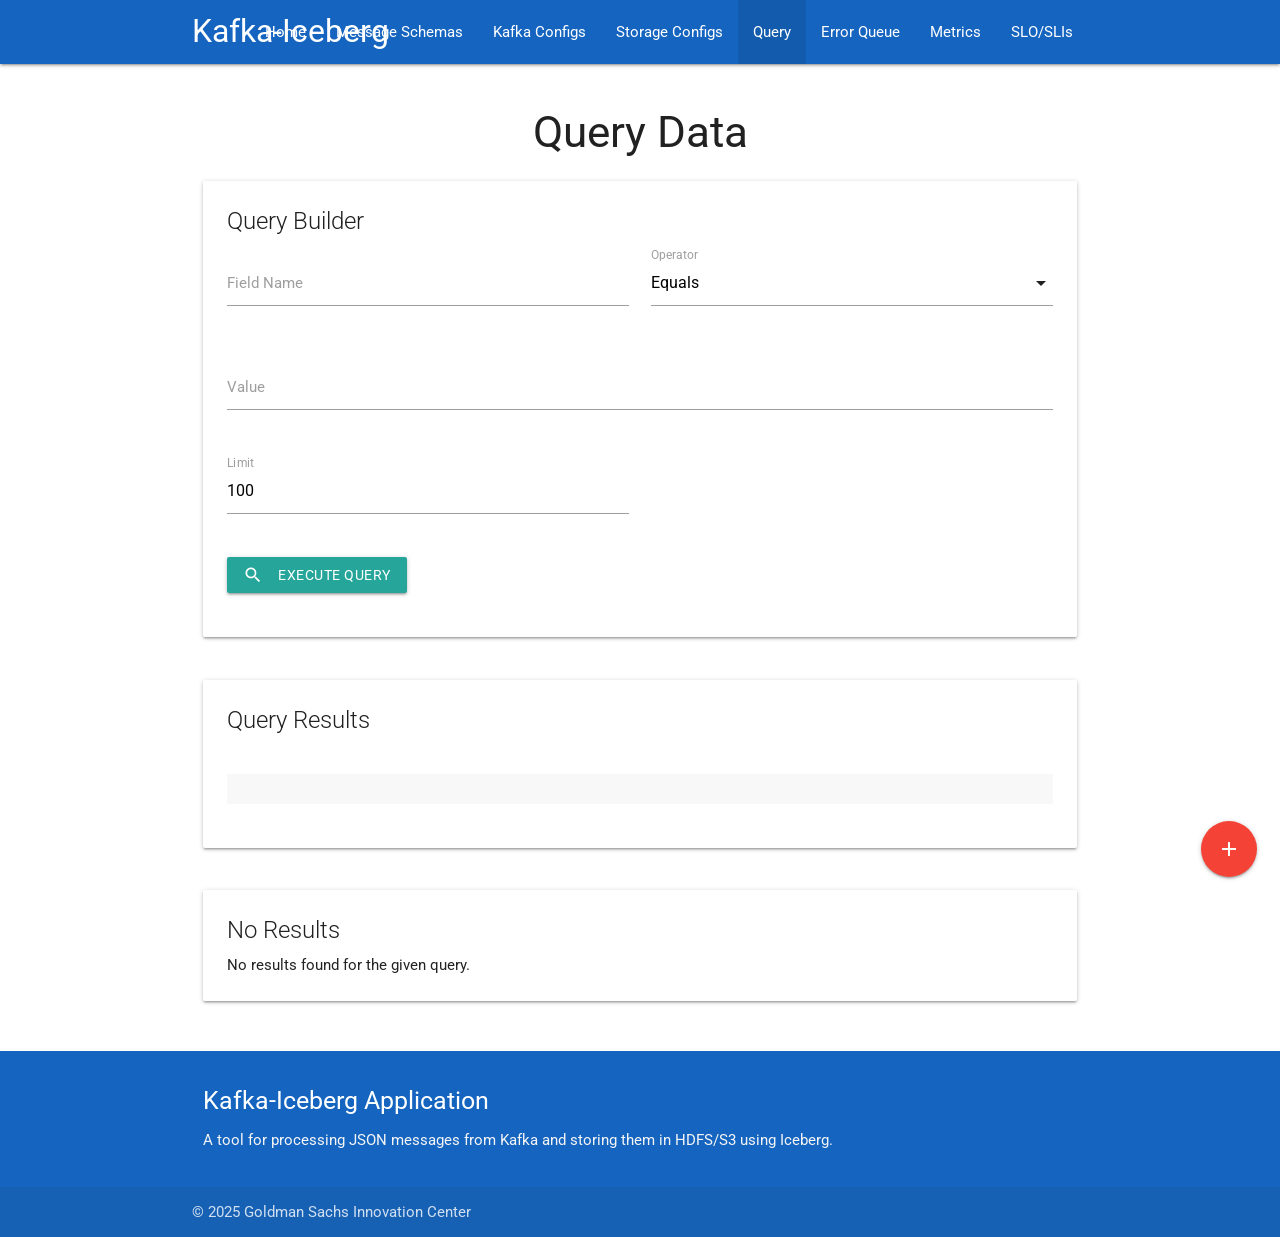
<file: ui-service/src/main/resources/templates/query/index.html>
<!DOCTYPE html>
<html xmlns:th="http://www.thymeleaf.org">
<head>
    <meta charset="UTF-8">
    <meta name="viewport" content="width=device-width, initial-scale=1.0">
    <title>Query - Kafka-Iceberg Application</title>
    <link rel="stylesheet" href="https://fonts.googleapis.com/css?family=Roboto:300,400,500,700&display=swap" />
    <link rel="stylesheet" href="https://fonts.googleapis.com/icon?family=Material+Icons" />
    <link rel="stylesheet" href="https://cdnjs.cloudflare.com/ajax/libs/materialize/1.0.0/css/materialize.min.css">
    <link rel="stylesheet" th:href="@{/css/styles.css}">
</head>
<body>
    <nav class="blue darken-3">
        <div class="nav-wrapper container">
            <a href="#" class="brand-logo">Kafka-Iceberg</a>
            <ul id="nav-mobile" class="right hide-on-med-and-down">
                <li><a th:href="@{/}">Home</a></li>
                <li><a th:href="@{/schemas}">Message Schemas</a></li>
                <li><a th:href="@{/kafka-configs}">Kafka Configs</a></li>
                <li><a th:href="@{/storage-configs}">Storage Configs</a></li>
                <li class="active"><a th:href="@{/query}">Query</a></li>
                <li><a th:href="@{/error-messages}">Error Queue</a></li>
                <li><a th:href="@{/metrics}">Metrics</a></li>
                <li><a th:href="@{/metrics/slo}">SLO/SLIs</a></li>
            </ul>
        </div>
    </nav>

    <div class="container">
        <div class="section">
            <h3 class="center-align">Query Data</h3>
            
            <div class="row">
                <div class="col s12">
                    <div class="card">
                        <div class="card-content">
                            <span class="card-title">Query Builder</span>
                            <form th:action="@{/query}" method="post">
                                <div class="row">
                                    <div class="input-field col s12 m6">
                                        <input id="field" name="field" type="text" class="validate">
                                        <label for="field">Field Name</label>
                                    </div>
                                    <div class="input-field col s12 m6">
                                        <select id="operator" name="operator">
                                            <option value="eq">Equals</option>
                                            <option value="gt">Greater Than</option>
                                            <option value="gte">Greater Than or Equal</option>
                                            <option value="lt">Less Than</option>
                                            <option value="lte">Less Than or Equal</option>
                                        </select>
                                        <label>Operator</label>
                                    </div>
                                </div>
                                <div class="row">
                                    <div class="input-field col s12">
                                        <input id="value" name="value" type="text" class="validate">
                                        <label for="value">Value</label>
                                    </div>
                                </div>
                                <div class="row">
                                    <div class="input-field col s12 m6">
                                        <input id="limit" name="limit" type="number" value="100" class="validate">
                                        <label for="limit">Limit</label>
                                    </div>
                                </div>
                                <div class="row">
                                    <div class="col s12">
                                        <button class="btn waves-effect waves-light" type="submit">
                                            <i class="material-icons left">search</i>Execute Query
                                        </button>
                                    </div>
                                </div>
                            </form>
                        </div>
                    </div>
                </div>
            </div>
            
            <div class="row" th:if="${results != null && !results.isEmpty()}">
                <div class="col s12">
                    <div class="card">
                        <div class="card-content">
                            <span class="card-title">Query Results</span>
                            <div class="row">
                                <div class="col s12">
                                    <table class="striped">
                                        <thead>
                                            <tr>
                                                <th th:each="header : ${results[0].keySet()}" th:text="${header}"></th>
                                            </tr>
                                        </thead>
                                        <tbody>
                                            <tr th:each="result : ${results}">
                                                <td th:each="entry : ${result.entrySet()}" th:text="${entry.value}"></td>
                                            </tr>
                                        </tbody>
                                    </table>
                                </div>
                            </div>
                        </div>
                    </div>
                </div>
            </div>
            
            <div class="row" th:if="${results == null || results.isEmpty()}">
                <div class="col s12">
                    <div class="card">
                        <div class="card-content">
                            <span class="card-title">No Results</span>
                            <p>No results found for the given query.</p>
                        </div>
                    </div>
                </div>
            </div>
        </div>
    </div>

    <footer class="page-footer blue darken-3">
        <div class="container">
            <div class="row">
                <div class="col s12">
                    <h5 class="white-text">Kafka-Iceberg Application</h5>
                    <p class="grey-text text-lighten-4">A tool for processing JSON messages from Kafka and storing them in HDFS/S3 using Iceberg.</p>
                </div>
            </div>
        </div>
        <div class="footer-copyright">
            <div class="container">
                © 2025 Goldman Sachs Innovation Center
            </div>
        </div>
    </footer>

    <div class="fixed-action-btn">
        <a class="btn-floating btn-large red">
            <i class="large material-icons">add</i>
        </a>
        <ul>
            <li><a th:href="@{/query}" class="btn-floating green"><i class="material-icons">refresh</i></a></li>
            <li><a href="#" class="btn-floating blue" id="save-query"><i class="material-icons">save</i></a></li>
            <li><a href="#" class="btn-floating yellow darken-1" id="export-results"><i class="material-icons">file_download</i></a></li>
        </ul>
    </div>

    <script src="https://code.jquery.com/jquery-3.6.0.min.js"></script>
    <script src="https://cdnjs.cloudflare.com/ajax/libs/materialize/1.0.0/js/materialize.min.js"></script>
    <script>
        $(document).ready(function(){
            $('.fixed-action-btn').floatingActionButton();
            $('select').formSelect();
        });
    </script>
</body>
</html>
</file>
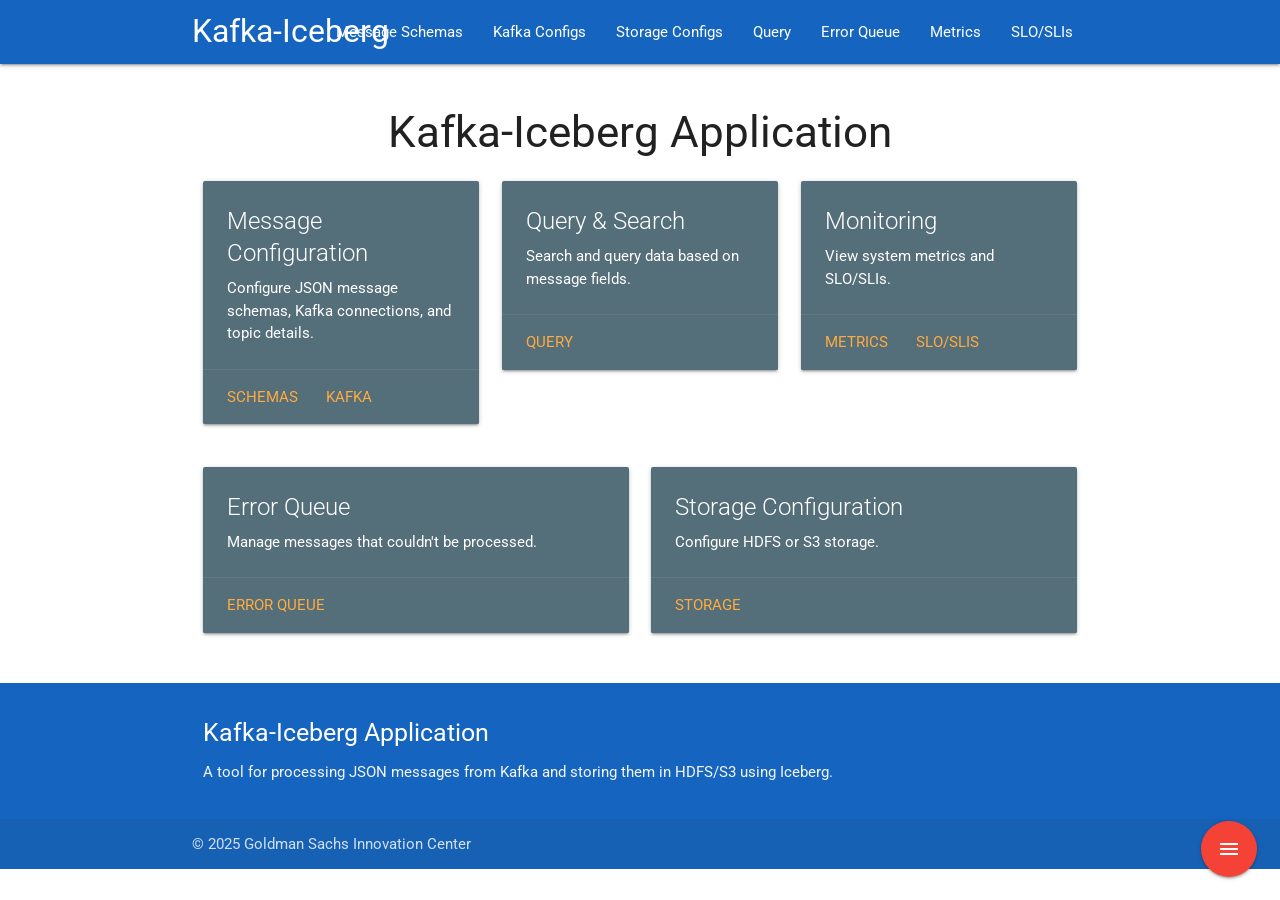
<file: ui-service/src/main/resources/templates/home.html>
<!DOCTYPE html>
<html xmlns:th="http://www.thymeleaf.org">
<head>
    <meta charset="UTF-8">
    <meta name="viewport" content="width=device-width, initial-scale=1.0">
    <title>Kafka-Iceberg Application</title>
    <link rel="stylesheet" href="https://fonts.googleapis.com/css?family=Roboto:300,400,500,700&display=swap" />
    <link rel="stylesheet" href="https://fonts.googleapis.com/icon?family=Material+Icons" />
    <link rel="stylesheet" href="https://cdnjs.cloudflare.com/ajax/libs/materialize/1.0.0/css/materialize.min.css">
    <link rel="stylesheet" th:href="@{/css/styles.css}">
</head>
<body>
    <nav class="blue darken-3">
        <div class="nav-wrapper container">
            <a href="#" class="brand-logo">Kafka-Iceberg</a>
            <ul id="nav-mobile" class="right hide-on-med-and-down">
                <li><a th:href="@{/schemas}">Message Schemas</a></li>
                <li><a th:href="@{/kafka-configs}">Kafka Configs</a></li>
                <li><a th:href="@{/storage-configs}">Storage Configs</a></li>
                <li><a th:href="@{/query}">Query</a></li>
                <li><a th:href="@{/error-messages}">Error Queue</a></li>
                <li><a th:href="@{/metrics}">Metrics</a></li>
                <li><a th:href="@{/metrics/slo}">SLO/SLIs</a></li>
            </ul>
        </div>
    </nav>

    <div class="container">
        <div class="section">
            <h3 class="center-align">Kafka-Iceberg Application</h3>
            <div class="row">
                <div class="col s12 m4">
                    <div class="card blue-grey darken-1">
                        <div class="card-content white-text">
                            <span class="card-title">Message Configuration</span>
                            <p>Configure JSON message schemas, Kafka connections, and topic details.</p>
                        </div>
                        <div class="card-action">
                            <a th:href="@{/schemas}">Schemas</a>
                            <a th:href="@{/kafka-configs}">Kafka</a>
                        </div>
                    </div>
                </div>
                <div class="col s12 m4">
                    <div class="card blue-grey darken-1">
                        <div class="card-content white-text">
                            <span class="card-title">Query & Search</span>
                            <p>Search and query data based on message fields.</p>
                        </div>
                        <div class="card-action">
                            <a th:href="@{/query}">Query</a>
                        </div>
                    </div>
                </div>
                <div class="col s12 m4">
                    <div class="card blue-grey darken-1">
                        <div class="card-content white-text">
                            <span class="card-title">Monitoring</span>
                            <p>View system metrics and SLO/SLIs.</p>
                        </div>
                        <div class="card-action">
                            <a th:href="@{/metrics}">Metrics</a>
                            <a th:href="@{/metrics/slo}">SLO/SLIs</a>
                        </div>
                    </div>
                </div>
            </div>
            <div class="row">
                <div class="col s12 m6">
                    <div class="card blue-grey darken-1">
                        <div class="card-content white-text">
                            <span class="card-title">Error Queue</span>
                            <p>Manage messages that couldn't be processed.</p>
                        </div>
                        <div class="card-action">
                            <a th:href="@{/error-messages}">Error Queue</a>
                        </div>
                    </div>
                </div>
                <div class="col s12 m6">
                    <div class="card blue-grey darken-1">
                        <div class="card-content white-text">
                            <span class="card-title">Storage Configuration</span>
                            <p>Configure HDFS or S3 storage.</p>
                        </div>
                        <div class="card-action">
                            <a th:href="@{/storage-configs}">Storage</a>
                        </div>
                    </div>
                </div>
            </div>
        </div>
    </div>

    <footer class="page-footer blue darken-3">
        <div class="container">
            <div class="row">
                <div class="col s12">
                    <h5 class="white-text">Kafka-Iceberg Application</h5>
                    <p class="grey-text text-lighten-4">A tool for processing JSON messages from Kafka and storing them in HDFS/S3 using Iceberg.</p>
                </div>
            </div>
        </div>
        <div class="footer-copyright">
            <div class="container">
                © 2025 Goldman Sachs Innovation Center
            </div>
        </div>
    </footer>

    <div class="fixed-action-btn">
        <a class="btn-floating btn-large red">
            <i class="large material-icons">menu</i>
        </a>
        <ul>
            <li><a th:href="@{/schemas/create}" class="btn-floating green"><i class="material-icons">add</i></a></li>
            <li><a th:href="@{/kafka-configs/create}" class="btn-floating blue"><i class="material-icons">settings</i></a></li>
            <li><a th:href="@{/query}" class="btn-floating yellow darken-1"><i class="material-icons">search</i></a></li>
        </ul>
    </div>

    <script src="https://code.jquery.com/jquery-3.6.0.min.js"></script>
    <script src="https://cdnjs.cloudflare.com/ajax/libs/materialize/1.0.0/js/materialize.min.js"></script>
    <script>
        $(document).ready(function(){
            $('.fixed-action-btn').floatingActionButton();
        });
    </script>
</body>
</html>
</file>
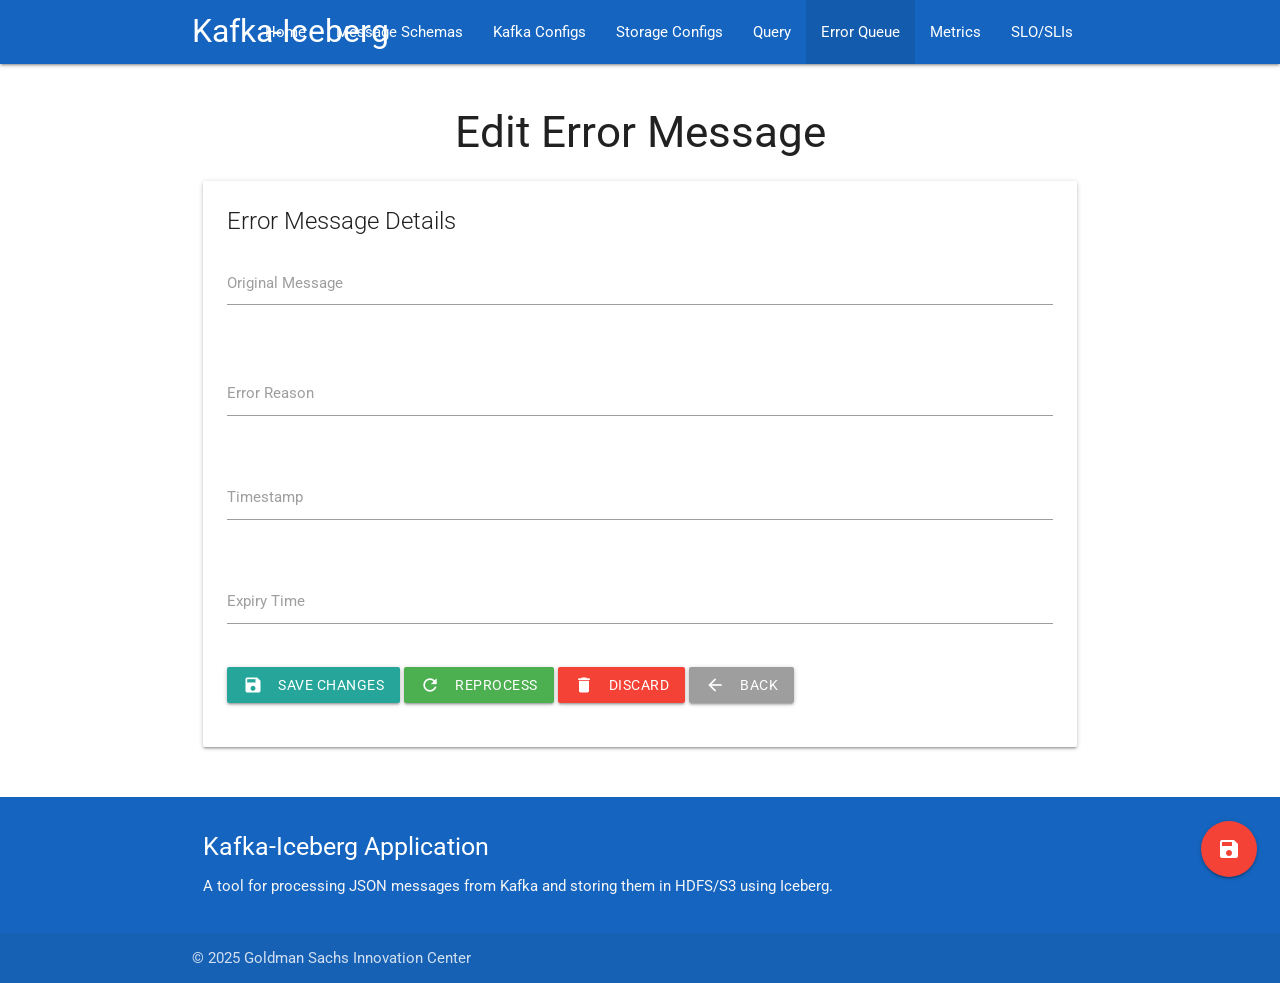
<file: ui-service/src/main/resources/templates/error-messages/edit.html>
<!DOCTYPE html>
<html xmlns:th="http://www.thymeleaf.org">
<head>
    <meta charset="UTF-8">
    <meta name="viewport" content="width=device-width, initial-scale=1.0">
    <title>Edit Error Message - Kafka-Iceberg Application</title>
    <link rel="stylesheet" href="https://fonts.googleapis.com/css?family=Roboto:300,400,500,700&display=swap" />
    <link rel="stylesheet" href="https://fonts.googleapis.com/icon?family=Material+Icons" />
    <link rel="stylesheet" href="https://cdnjs.cloudflare.com/ajax/libs/materialize/1.0.0/css/materialize.min.css">
    <link rel="stylesheet" th:href="@{/css/styles.css}">
</head>
<body>
    <nav class="blue darken-3">
        <div class="nav-wrapper container">
            <a href="#" class="brand-logo">Kafka-Iceberg</a>
            <ul id="nav-mobile" class="right hide-on-med-and-down">
                <li><a th:href="@{/}">Home</a></li>
                <li><a th:href="@{/schemas}">Message Schemas</a></li>
                <li><a th:href="@{/kafka-configs}">Kafka Configs</a></li>
                <li><a th:href="@{/storage-configs}">Storage Configs</a></li>
                <li><a th:href="@{/query}">Query</a></li>
                <li class="active"><a th:href="@{/error-messages}">Error Queue</a></li>
                <li><a th:href="@{/metrics}">Metrics</a></li>
                <li><a th:href="@{/metrics/slo}">SLO/SLIs</a></li>
            </ul>
        </div>
    </nav>

    <div class="container">
        <div class="section">
            <h3 class="center-align">Edit Error Message</h3>
            
            <div class="row">
                <div class="col s12">
                    <div class="card">
                        <div class="card-content">
                            <span class="card-title">Error Message Details</span>
                            <form th:action="@{/error-messages/update/{id}(id=${errorMessage.id})}" method="post" th:object="${errorMessage}">
                                <div class="row">
                                    <div class="input-field col s12">
                                        <textarea id="originalMessage" name="originalMessage" class="materialize-textarea" th:text="*{originalMessage}"></textarea>
                                        <label for="originalMessage">Original Message</label>
                                    </div>
                                </div>
                                <div class="row">
                                    <div class="input-field col s12">
                                        <input id="errorReason" name="errorReason" type="text" class="validate" th:value="*{errorReason}" readonly>
                                        <label for="errorReason">Error Reason</label>
                                    </div>
                                </div>
                                <div class="row">
                                    <div class="input-field col s12">
                                        <input id="timestamp" name="timestamp" type="text" class="validate" th:value="${#temporals.format(errorMessage.timestamp, 'yyyy-MM-dd HH:mm:ss')}" readonly>
                                        <label for="timestamp">Timestamp</label>
                                    </div>
                                </div>
                                <div class="row">
                                    <div class="input-field col s12">
                                        <input id="expiryTime" name="expiryTime" type="text" class="validate" th:value="${#temporals.format(errorMessage.expiryTime, 'yyyy-MM-dd HH:mm:ss')}" readonly>
                                        <label for="expiryTime">Expiry Time</label>
                                    </div>
                                </div>
                                <div class="row">
                                    <div class="col s12">
                                        <button class="btn waves-effect waves-light" type="submit">
                                            <i class="material-icons left">save</i>Save Changes
                                        </button>
                                        <a th:href="@{/error-messages/reprocess/{id}(id=${errorMessage.id})}" class="btn waves-effect waves-light green">
                                            <i class="material-icons left">refresh</i>Reprocess
                                        </a>
                                        <a th:href="@{/error-messages/discard/{id}(id=${errorMessage.id})}" class="btn waves-effect waves-light red">
                                            <i class="material-icons left">delete</i>Discard
                                        </a>
                                        <a th:href="@{/error-messages}" class="btn waves-effect waves-light grey">
                                            <i class="material-icons left">arrow_back</i>Back
                                        </a>
                                    </div>
                                </div>
                            </form>
                        </div>
                    </div>
                </div>
            </div>
        </div>
    </div>

    <footer class="page-footer blue darken-3">
        <div class="container">
            <div class="row">
                <div class="col s12">
                    <h5 class="white-text">Kafka-Iceberg Application</h5>
                    <p class="grey-text text-lighten-4">A tool for processing JSON messages from Kafka and storing them in HDFS/S3 using Iceberg.</p>
                </div>
            </div>
        </div>
        <div class="footer-copyright">
            <div class="container">
                © 2025 Goldman Sachs Innovation Center
            </div>
        </div>
    </footer>

    <div class="fixed-action-btn">
        <a class="btn-floating btn-large red">
            <i class="large material-icons">save</i>
        </a>
        <ul>
            <li><a th:href="@{/error-messages/reprocess/{id}(id=${errorMessage.id})}" class="btn-floating green"><i class="material-icons">refresh</i></a></li>
            <li><a th:href="@{/error-messages/discard/{id}(id=${errorMessage.id})}" class="btn-floating red"><i class="material-icons">delete</i></a></li>
            <li><a th:href="@{/error-messages}" class="btn-floating grey"><i class="material-icons">arrow_back</i></a></li>
        </ul>
    </div>

    <script src="https://code.jquery.com/jquery-3.6.0.min.js"></script>
    <script src="https://cdnjs.cloudflare.com/ajax/libs/materialize/1.0.0/js/materialize.min.js"></script>
    <script>
        $(document).ready(function(){
            $('.fixed-action-btn').floatingActionButton();
            M.textareaAutoResize($('#originalMessage'));
        });
    </script>
</body>
</html>
</file>
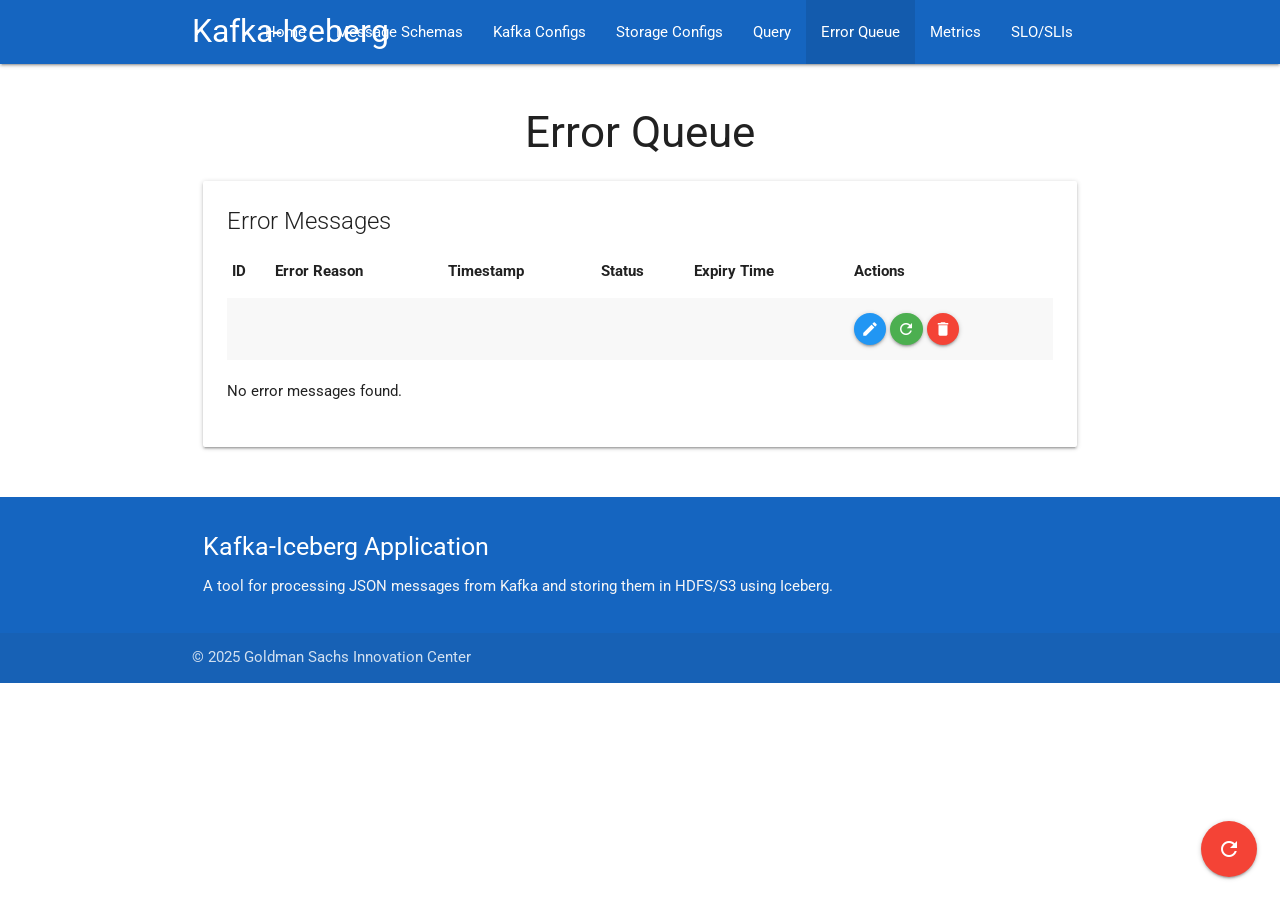
<file: ui-service/src/main/resources/templates/error-messages/list.html>
<!DOCTYPE html>
<html xmlns:th="http://www.thymeleaf.org">
<head>
    <meta charset="UTF-8">
    <meta name="viewport" content="width=device-width, initial-scale=1.0">
    <title>Error Queue - Kafka-Iceberg Application</title>
    <link rel="stylesheet" href="https://fonts.googleapis.com/css?family=Roboto:300,400,500,700&display=swap" />
    <link rel="stylesheet" href="https://fonts.googleapis.com/icon?family=Material+Icons" />
    <link rel="stylesheet" href="https://cdnjs.cloudflare.com/ajax/libs/materialize/1.0.0/css/materialize.min.css">
    <link rel="stylesheet" th:href="@{/css/styles.css}">
</head>
<body>
    <nav class="blue darken-3">
        <div class="nav-wrapper container">
            <a href="#" class="brand-logo">Kafka-Iceberg</a>
            <ul id="nav-mobile" class="right hide-on-med-and-down">
                <li><a th:href="@{/}">Home</a></li>
                <li><a th:href="@{/schemas}">Message Schemas</a></li>
                <li><a th:href="@{/kafka-configs}">Kafka Configs</a></li>
                <li><a th:href="@{/storage-configs}">Storage Configs</a></li>
                <li><a th:href="@{/query}">Query</a></li>
                <li class="active"><a th:href="@{/error-messages}">Error Queue</a></li>
                <li><a th:href="@{/metrics}">Metrics</a></li>
                <li><a th:href="@{/metrics/slo}">SLO/SLIs</a></li>
            </ul>
        </div>
    </nav>

    <div class="container">
        <div class="section">
            <h3 class="center-align">Error Queue</h3>
            
            <div class="row">
                <div class="col s12">
                    <div class="card">
                        <div class="card-content">
                            <span class="card-title">Error Messages</span>
                            <div class="row" th:if="${errorMessages != null && !errorMessages.isEmpty()}">
                                <div class="col s12">
                                    <table class="striped">
                                        <thead>
                                            <tr>
                                                <th>ID</th>
                                                <th>Error Reason</th>
                                                <th>Timestamp</th>
                                                <th>Status</th>
                                                <th>Expiry Time</th>
                                                <th>Actions</th>
                                            </tr>
                                        </thead>
                                        <tbody>
                                            <tr th:each="errorMessage : ${errorMessages}">
                                                <td th:text="${errorMessage.id}"></td>
                                                <td th:text="${errorMessage.errorReason}"></td>
                                                <td th:text="${#temporals.format(errorMessage.timestamp, 'yyyy-MM-dd HH:mm:ss')}"></td>
                                                <td th:text="${errorMessage.status}"></td>
                                                <td th:text="${#temporals.format(errorMessage.expiryTime, 'yyyy-MM-dd HH:mm:ss')}"></td>
                                                <td>
                                                    <a th:href="@{/error-messages/edit/{id}(id=${errorMessage.id})}" class="btn-floating btn-small waves-effect waves-light blue">
                                                        <i class="material-icons">edit</i>
                                                    </a>
                                                    <a th:href="@{/error-messages/reprocess/{id}(id=${errorMessage.id})}" class="btn-floating btn-small waves-effect waves-light green">
                                                        <i class="material-icons">refresh</i>
                                                    </a>
                                                    <a th:href="@{/error-messages/discard/{id}(id=${errorMessage.id})}" class="btn-floating btn-small waves-effect waves-light red">
                                                        <i class="material-icons">delete</i>
                                                    </a>
                                                </td>
                                            </tr>
                                        </tbody>
                                    </table>
                                </div>
                            </div>
                            <div class="row" th:if="${errorMessages == null || errorMessages.isEmpty()}">
                                <div class="col s12">
                                    <p>No error messages found.</p>
                                </div>
                            </div>
                        </div>
                    </div>
                </div>
            </div>
        </div>
    </div>

    <footer class="page-footer blue darken-3">
        <div class="container">
            <div class="row">
                <div class="col s12">
                    <h5 class="white-text">Kafka-Iceberg Application</h5>
                    <p class="grey-text text-lighten-4">A tool for processing JSON messages from Kafka and storing them in HDFS/S3 using Iceberg.</p>
                </div>
            </div>
        </div>
        <div class="footer-copyright">
            <div class="container">
                © 2025 Goldman Sachs Innovation Center
            </div>
        </div>
    </footer>

    <div class="fixed-action-btn">
        <a class="btn-floating btn-large red">
            <i class="large material-icons">refresh</i>
        </a>
        <ul>
            <li><a th:href="@{/error-messages}" class="btn-floating green"><i class="material-icons">refresh</i></a></li>
            <li><a href="#" class="btn-floating blue" id="reprocess-all"><i class="material-icons">replay_all</i></a></li>
            <li><a href="#" class="btn-floating yellow darken-1" id="discard-all"><i class="material-icons">delete_sweep</i></a></li>
        </ul>
    </div>

    <script src="https://code.jquery.com/jquery-3.6.0.min.js"></script>
    <script src="https://cdnjs.cloudflare.com/ajax/libs/materialize/1.0.0/js/materialize.min.js"></script>
    <script>
        $(document).ready(function(){
            $('.fixed-action-btn').floatingActionButton();
        });
    </script>
</body>
</html>
</file>
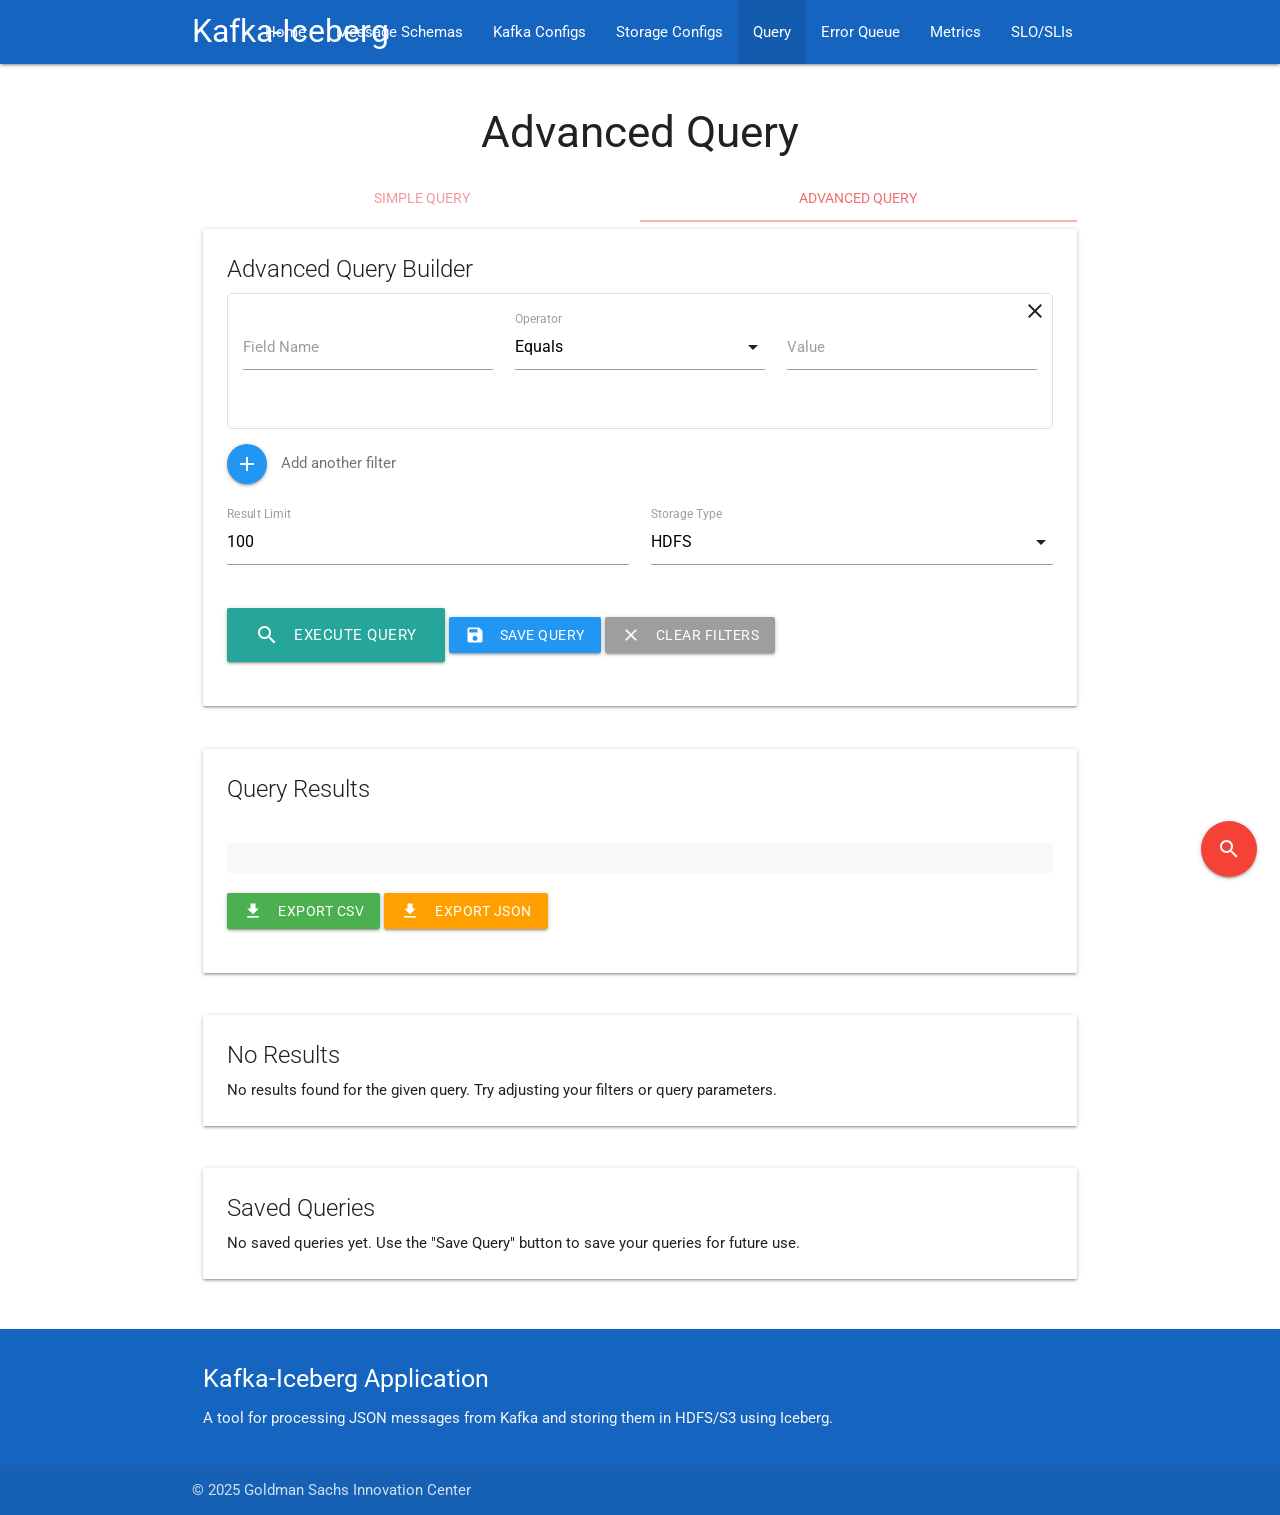
<file: ui-service/src/main/resources/templates/query/advanced.html>
<!DOCTYPE html>
<html xmlns:th="http://www.thymeleaf.org">
<head>
    <meta charset="UTF-8">
    <meta name="viewport" content="width=device-width, initial-scale=1.0">
    <title>Advanced Query - Kafka-Iceberg Application</title>
    <link rel="stylesheet" href="https://fonts.googleapis.com/css?family=Roboto:300,400,500,700&display=swap" />
    <link rel="stylesheet" href="https://fonts.googleapis.com/icon?family=Material+Icons" />
    <link rel="stylesheet" href="https://cdnjs.cloudflare.com/ajax/libs/materialize/1.0.0/css/materialize.min.css">
    <link rel="stylesheet" th:href="@{/css/styles.css}">
    <style>
        .filter-chip {
            margin: 5px;
        }
        .results-container {
            max-height: 500px;
            overflow-y: auto;
        }
        .query-actions {
            margin-top: 20px;
        }
        .filter-group {
            border: 1px solid #e0e0e0;
            border-radius: 5px;
            padding: 15px;
            margin-bottom: 15px;
            position: relative;
        }
        .remove-filter {
            position: absolute;
            top: 5px;
            right: 5px;
            cursor: pointer;
        }
    </style>
</head>
<body>
    <nav class="blue darken-3">
        <div class="nav-wrapper container">
            <a href="#" class="brand-logo">Kafka-Iceberg</a>
            <ul id="nav-mobile" class="right hide-on-med-and-down">
                <li><a th:href="@{/}">Home</a></li>
                <li><a th:href="@{/schemas}">Message Schemas</a></li>
                <li><a th:href="@{/kafka-configs}">Kafka Configs</a></li>
                <li><a th:href="@{/storage-configs}">Storage Configs</a></li>
                <li class="active"><a th:href="@{/query}">Query</a></li>
                <li><a th:href="@{/error-messages}">Error Queue</a></li>
                <li><a th:href="@{/metrics}">Metrics</a></li>
                <li><a th:href="@{/metrics/slo}">SLO/SLIs</a></li>
            </ul>
        </div>
    </nav>

    <div class="container">
        <div class="section">
            <h3 class="center-align">Advanced Query</h3>
            
            <div class="row">
                <div class="col s12">
                    <ul class="tabs">
                        <li class="tab col s6"><a href="#simple-query">Simple Query</a></li>
                        <li class="tab col s6"><a class="active" href="#advanced-query">Advanced Query</a></li>
                    </ul>
                </div>
                
                <div id="simple-query" class="col s12">
                    <div class="card">
                        <div class="card-content">
                            <span class="card-title">Simple Query</span>
                            <form th:action="@{/query}" method="post">
                                <div class="row">
                                    <div class="input-field col s12 m4">
                                        <input id="field" name="field" type="text" class="validate">
                                        <label for="field">Field Name</label>
                                    </div>
                                    <div class="input-field col s12 m4">
                                        <select id="operator" name="operator">
                                            <option value="eq">Equals</option>
                                            <option value="gt">Greater Than</option>
                                            <option value="gte">Greater Than or Equal</option>
                                            <option value="lt">Less Than</option>
                                            <option value="lte">Less Than or Equal</option>
                                        </select>
                                        <label>Operator</label>
                                    </div>
                                    <div class="input-field col s12 m4">
                                        <input id="value" name="value" type="text" class="validate">
                                        <label for="value">Value</label>
                                    </div>
                                </div>
                                <div class="row">
                                    <div class="input-field col s12 m6">
                                        <input id="limit" name="limit" type="number" value="100" class="validate">
                                        <label for="limit">Limit</label>
                                    </div>
                                </div>
                                <div class="row">
                                    <div class="col s12">
                                        <button class="btn waves-effect waves-light" type="submit">
                                            <i class="material-icons left">search</i>Execute Query
                                        </button>
                                    </div>
                                </div>
                            </form>
                        </div>
                    </div>
                </div>
                
                <div id="advanced-query" class="col s12">
                    <div class="card">
                        <div class="card-content">
                            <span class="card-title">Advanced Query Builder</span>
                            
                            <div id="filter-container">
                                <!-- Filter groups will be added here dynamically -->
                                <div class="filter-group" id="filter-group-1">
                                    <span class="remove-filter" onclick="removeFilter(1)"><i class="material-icons">close</i></span>
                                    <div class="row">
                                        <div class="input-field col s12 m4">
                                            <input id="field-1" name="field-1" type="text" class="validate">
                                            <label for="field-1">Field Name</label>
                                        </div>
                                        <div class="input-field col s12 m4">
                                            <select id="operator-1" name="operator-1">
                                                <option value="eq">Equals</option>
                                                <option value="gt">Greater Than</option>
                                                <option value="gte">Greater Than or Equal</option>
                                                <option value="lt">Less Than</option>
                                                <option value="lte">Less Than or Equal</option>
                                            </select>
                                            <label>Operator</label>
                                        </div>
                                        <div class="input-field col s12 m4">
                                            <input id="value-1" name="value-1" type="text" class="validate">
                                            <label for="value-1">Value</label>
                                        </div>
                                    </div>
                                </div>
                            </div>
                            
                            <div class="row">
                                <div class="col s12">
                                    <button type="button" class="btn-floating waves-effect waves-light blue" onclick="addFilter()">
                                        <i class="material-icons">add</i>
                                    </button>
                                    <span class="grey-text text-darken-1" style="margin-left: 10px;">Add another filter</span>
                                </div>
                            </div>
                            
                            <div class="row">
                                <div class="input-field col s12 m6">
                                    <input id="adv-limit" name="adv-limit" type="number" value="100" class="validate">
                                    <label for="adv-limit">Result Limit</label>
                                </div>
                                <div class="input-field col s12 m6">
                                    <select id="storage-type">
                                        <option value="HDFS">HDFS</option>
                                        <option value="S3">S3</option>
                                    </select>
                                    <label>Storage Type</label>
                                </div>
                            </div>
                            
                            <div class="row query-actions">
                                <div class="col s12">
                                    <button id="execute-query" class="btn-large waves-effect waves-light">
                                        <i class="material-icons left">search</i>Execute Query
                                    </button>
                                    <button id="save-query" class="btn waves-effect waves-light blue">
                                        <i class="material-icons left">save</i>Save Query
                                    </button>
                                    <button id="clear-filters" class="btn waves-effect waves-light grey">
                                        <i class="material-icons left">clear</i>Clear Filters
                                    </button>
                                </div>
                            </div>
                            
                            <div class="row" id="active-filters-container" style="display: none;">
                                <div class="col s12">
                                    <h6>Active Filters:</h6>
                                    <div id="active-filters" class="chips"></div>
                                </div>
                            </div>
                        </div>
                    </div>
                </div>
            </div>
            
            <div class="row" id="results-card" th:if="${results != null && !results.isEmpty()}">
                <div class="col s12">
                    <div class="card">
                        <div class="card-content">
                            <span class="card-title">Query Results</span>
                            <div class="row">
                                <div class="col s12">
                                    <div class="results-container">
                                        <table class="striped highlight responsive-table">
                                            <thead>
                                                <tr>
                                                    <th th:each="header : ${results[0].keySet()}" th:text="${header}"></th>
                                                </tr>
                                            </thead>
                                            <tbody>
                                                <tr th:each="result : ${results}">
                                                    <td th:each="entry : ${result.entrySet()}" th:text="${entry.value}"></td>
                                                </tr>
                                            </tbody>
                                        </table>
                                    </div>
                                </div>
                            </div>
                            <div class="row">
                                <div class="col s12">
                                    <button id="export-csv" class="btn waves-effect waves-light green">
                                        <i class="material-icons left">file_download</i>Export CSV
                                    </button>
                                    <button id="export-json" class="btn waves-effect waves-light amber darken-2">
                                        <i class="material-icons left">file_download</i>Export JSON
                                    </button>
                                </div>
                            </div>
                        </div>
                    </div>
                </div>
            </div>
            
            <div class="row" id="no-results-card" th:if="${results == null || results.isEmpty()}">
                <div class="col s12">
                    <div class="card">
                        <div class="card-content">
                            <span class="card-title">No Results</span>
                            <p>No results found for the given query. Try adjusting your filters or query parameters.</p>
                        </div>
                    </div>
                </div>
            </div>
            
            <div class="row">
                <div class="col s12">
                    <div class="card">
                        <div class="card-content">
                            <span class="card-title">Saved Queries</span>
                            <div id="saved-queries-container">
                                <p>No saved queries yet. Use the "Save Query" button to save your queries for future use.</p>
                            </div>
                        </div>
                    </div>
                </div>
            </div>
        </div>
    </div>

    <footer class="page-footer blue darken-3">
        <div class="container">
            <div class="row">
                <div class="col s12">
                    <h5 class="white-text">Kafka-Iceberg Application</h5>
                    <p class="grey-text text-lighten-4">A tool for processing JSON messages from Kafka and storing them in HDFS/S3 using Iceberg.</p>
                </div>
            </div>
        </div>
        <div class="footer-copyright">
            <div class="container">
                © 2025 Goldman Sachs Innovation Center
            </div>
        </div>
    </footer>

    <div class="fixed-action-btn">
        <a class="btn-floating btn-large red">
            <i class="large material-icons">search</i>
        </a>
        <ul>
            <li><a th:href="@{/query}" class="btn-floating green"><i class="material-icons">refresh</i></a></li>
            <li><a href="#" class="btn-floating blue" id="fab-save-query"><i class="material-icons">save</i></a></li>
            <li><a href="#" class="btn-floating yellow darken-1" id="fab-export-results"><i class="material-icons">file_download</i></a></li>
        </ul>
    </div>

    <script src="https://code.jquery.com/jquery-3.6.0.min.js"></script>
    <script src="https://cdnjs.cloudflare.com/ajax/libs/materialize/1.0.0/js/materialize.min.js"></script>
    <script>
        $(document).ready(function(){
            $('.fixed-action-btn').floatingActionButton();
            $('select').formSelect();
            $('.tabs').tabs();
            
            // Initialize filter counter
            window.filterCount = 1;
            
            // Execute query button click handler
            $('#execute-query').click(function() {
                executeQuery();
            });
            
            // Clear filters button click handler
            $('#clear-filters').click(function() {
                clearFilters();
            });
            
            // Save query button click handler
            $('#save-query, #fab-save-query').click(function() {
                saveQuery();
            });
            
            // Export buttons click handlers
            $('#export-csv, #fab-export-results').click(function() {
                exportResults('csv');
            });
            
            $('#export-json').click(function() {
                exportResults('json');
            });
            
            // Load saved queries
            updateSavedQueriesList();
        });
        
        // Add a new filter group
        function addFilter() {
            window.filterCount++;
            var newFilterHtml = `
                <div class="filter-group" id="filter-group-${window.filterCount}">
                    <span class="remove-filter" onclick="removeFilter(${window.filterCount})"><i class="material-icons">close</i></span>
                    <div class="row">
                        <div class="input-field col s12 m4">
                            <input id="field-${window.filterCount}" name="field-${window.filterCount}" type="text" class="validate">
                            <label for="field-${window.filterCount}">Field Name</label>
                        </div>
                        <div class="input-field col s12 m4">
                            <select id="operator-${window.filterCount}" name="operator-${window.filterCount}">
                                <option value="eq">Equals</option>
                                <option value="gt">Greater Than</option>
                                <option value="gte">Greater Than or Equal</option>
                                <option value="lt">Less Than</option>
                                <option value="lte">Less Than or Equal</option>
                            </select>
                            <label>Operator</label>
                        </div>
                        <div class="input-field col s12 m4">
                            <input id="value-${window.filterCount}" name="value-${window.filterCount}" type="text" class="validate">
                            <label for="value-${window.filterCount}">Value</label>
                        </div>
                    </div>
                </div>
            `;
            
            $('#filter-container').append(newFilterHtml);
            $('select').formSelect();
        }
        
        // Remove a filter group
        function removeFilter(id) {
            if (window.filterCount > 1) {
                $(`#filter-group-${id}`).remove();
            } else {
                clearFilters();
            }
        }
        
        // Clear all filters
        function clearFilters() {
            $('#filter-container').empty();
            window.filterCount = 1;
            
            var newFilterHtml = `
                <div class="filter-group" id="filter-group-1">
                    <span class="remove-filter" onclick="removeFilter(1)"><i class="material-icons">close</i></span>
                    <div class="row">
                        <div class="input-field col s12 m4">
                            <input id="field-1" name="field-1" type="text" class="validate">
                            <label for="field-1">Field Name</label>
                        </div>
                        <div class="input-field col s12 m4">
                            <select id="operator-1" name="operator-1">
                                <option value="eq">Equals</option>
                                <option value="gt">Greater Than</option>
                                <option value="gte">Greater Than or Equal</option>
                                <option value="lt">Less Than</option>
                                <option value="lte">Less Than or Equal</option>
                            </select>
                            <label>Operator</label>
                        </div>
                        <div class="input-field col s12 m4">
                            <input id="value-1" name="value-1" type="text" class="validate">
                            <label for="value-1">Value</label>
                        </div>
                    </div>
                </div>
            `;
            
            $('#filter-container').append(newFilterHtml);
            $('select').formSelect();
            
            $('#active-filters-container').hide();
            $('#active-filters').empty();
        }
        
        // Execute the query
        function executeQuery() {
            // Build the filters object
            var filters = {};
            var hasFilters = false;
            
            for (var i = 1; i <= window.filterCount; i++) {
                var fieldElem = $(`#field-${i}`);
                var operatorElem = $(`#operator-${i}`);
                var valueElem = $(`#value-${i}`);
                
                if (fieldElem.length && fieldElem.val() && valueElem.length && valueElem.val()) {
                    var field = fieldElem.val();
                    var operator = operatorElem.val();
                    var value = valueElem.val();
                    
                    // Convert value to appropriate type
                    if (!isNaN(value) && value.trim() !== '') {
                        value = parseFloat(value);
                    } else if (value.toLowerCase() === 'true') {
                        value = true;
                    } else if (value.toLowerCase() === 'false') {
                        value = false;
                    }
                    
                    if (operator === 'eq') {
                        filters[field] = value;
                    } else {
                        if (!filters[field]) {
                            filters[field] = {};
                        }
                        filters[field][operator] = value;
                    }
                    
                    hasFilters = true;
                }
            }
            
            var limit = $('#adv-limit').val() || 100;
            var storageType = $('#storage-type').val();
            
            // Update active filters display
            if (hasFilters) {
                $('#active-filters-container').show();
                $('#active-filters').empty();
                
                for (var field in filters) {
                    var value = filters[field];
                    var filterText = '';
                    
                    if (typeof value === 'object') {
                        for (var op in value) {
                            var opText = '';
                            switch (op) {
                                case 'gt': opText = '>'; break;
                                case 'gte': opText = '>='; break;
                                case 'lt': opText = '<'; break;
                                case 'lte': opText = '<='; break;
                                default: opText = op;
                            }
                            filterText = `${field} ${opText} ${value[op]}`;
                        }
                    } else {
                        filterText = `${field} = ${value}`;
                    }
                    
                    $('#active-filters').append(`<div class="chip filter-chip">${filterText}<i class="close material-icons">close</i></div>`);
                }
            } else {
                $('#active-filters-container').hide();
            }
            
            // Submit the query
            $.ajax({
                url: '/query/api',
                type: 'POST',
                contentType: 'application/json',
                data: JSON.stringify(filters),
                success: function(data) {
                    displayResults(data);
                },
                error: function(xhr, status, error) {
                    M.toast({html: 'Error executing query: ' + error, classes: 'red'});
                }
            });
        }
        
        // Display query results
        function displayResults(data) {
            if (data && data.length > 0) {
                $('#no-results-card').hide();
                
                // Build the table headers
                var headers = Object.keys(data[0]);
                var headerHtml = '<tr>';
                headers.forEach(function(header) {
                    headerHtml += `<th>${header}</th>`;
                });
                headerHtml += '</tr>';
                
                // Build the table rows
                var rowsHtml = '';
                data.forEach(function(row) {
                    rowsHtml += '<tr>';
                    headers.forEach(function(header) {
                        rowsHtml += `<td>${row[header] !== null ? row[header] : ''}</td>`;
                    });
                    rowsHtml += '</tr>';
                });
                
                // Update the table
                $('#results-card thead').html(headerHtml);
                $('#results-card tbody').html(rowsHtml);
                $('#results-card').show();
                
                M.toast({html: `Query returned ${data.length} results`, classes: 'green'});
            } else {
                $('#results-card').hide();
                $('#no-results-card').show();
                
                M.toast({html: 'No results found for the query', classes: 'orange'});
            }
        }
        
        // Save the current query
        function saveQuery() {
            var queryName = prompt('Enter a name for this query:');
            if (queryName) {
                // Build the filters object
                var filters = {};
                
                for (var i = 1; i <= window.filterCount; i++) {
                    var fieldElem = $(`#field-${i}`);
                    var operatorElem = $(`#operator-${i}`);
                    var valueElem = $(`#value-${i}`);
                    
                    if (fieldElem.length && fieldElem.val() && valueElem.length && valueElem.val()) {
                        var field = fieldElem.val();
                        var operator = operatorElem.val();
                        var value = valueElem.val();
                        
                        if (operator === 'eq') {
                            filters[field] = value;
                        } else {
                            if (!filters[field]) {
                                filters[field] = {};
                            }
                            filters[field][operator] = value;
                        }
                    }
                }
                
                var limit = $('#adv-limit').val() || 100;
                var storageType = $('#storage-type').val();
                
                var savedQuery = {
                    name: queryName,
                    filters: filters,
                    limit: limit,
                    storageType: storageType
                };
                
                // Save to local storage
                var savedQueries = JSON.parse(localStorage.getItem('savedQueries') || '[]');
                savedQueries.push(savedQuery);
                localStorage.setItem('savedQueries', JSON.stringify(savedQueries));
                
                updateSavedQueriesList();
                
                M.toast({html: 'Query saved successfully', classes: 'green'});
            }
        }
        
        // Update the saved queries list
        function updateSavedQueriesList() {
            var savedQueries = JSON.parse(localStorage.getItem('savedQueries') || '[]');
            
            if (savedQueries.length > 0) {
                var html = '<ul class="collection">';
                
                savedQueries.forEach(function(query, index) {
                    html += `
                        <li class="collection-item">
                            <div>
                                ${query.name}
                                <a href="#!" class="secondary-content" onclick="loadSavedQuery(${index})">
                                    <i class="material-icons">play_arrow</i>
                                </a>
                                <a href="#!" class="secondary-content" style="margin-right: 30px;" onclick="deleteSavedQuery(${index})">
                                    <i class="material-icons">delete</i>
                                </a>
                            </div>
                        </li>
                    `;
                });
                
                html += '</ul>';
                $('#saved-queries-container').html(html);
            } else {
                $('#saved-queries-container').html('<p>No saved queries yet. Use the "Save Query" button to save your queries for future use.</p>');
            }
        }
        
        // Load a saved query
        function loadSavedQuery(index) {
            var savedQueries = JSON.parse(localStorage.getItem('savedQueries') || '[]');
            if (index >= 0 && index < savedQueries.length) {
                var query = savedQueries[index];
                
                // Clear existing filters
                clearFilters();
                
                // Set limit and storage type
                $('#adv-limit').val(query.limit);
                $('#storage-type').val(query.storageType);
                $('select').formSelect();
                
                // Add filters
                var filterIndex = 1;
                for (var field in query.filters) {
                    var value = query.filters[field];
                    
                    if (filterIndex > 1) {
                        addFilter();
                    }
                    
                    $(`#field-${filterIndex}`).val(field);
                    
                    if (typeof value === 'object') {
                        for (var op in value) {
                            $(`#operator-${filterIndex}`).val(op);
                            $(`#value-${filterIndex}`).val(value[op]);
                        }
                    } else {
                        $(`#operator-${filterIndex}`).val('eq');
                        $(`#value-${filterIndex}`).val(value);
                    }
                    
                    filterIndex++;
                }
                
                // Update select dropdowns
                $('select').formSelect();
                
                // Focus on the advanced query tab
                $('.tabs').tabs('select', 'advanced-query');
                
                M.toast({html: `Loaded query: ${query.name}`, classes: 'blue'});
            }
        }
        
        // Delete a saved query
        function deleteSavedQuery(index) {
            if (confirm('Are you sure you want to delete this saved query?')) {
                var savedQueries = JSON.parse(localStorage.getItem('savedQueries') || '[]');
                if (index >= 0 && index < savedQueries.length) {
                    var queryName = savedQueries[index].name;
                    savedQueries.splice(index, 1);
                    localStorage.setItem('savedQueries', JSON.stringify(savedQueries));
                    
                    updateSavedQueriesList();
                    
                    M.toast({html: `Deleted query: ${queryName}`, classes: 'orange'});
                }
            }
        }
        
        // Export results
        function exportResults(format) {
            var table = $('#results-card table');
            if (table.length === 0 || table.find('tbody tr').length === 0) {
                M.toast({html: 'No results to export', classes: 'red'});
                return;
            }
            
            var headers = [];
            table.find('thead th').each(function() {
                headers.push($(this).text());
            });
            
            var rows = [];
            table.find('tbody tr').each(function() {
                var row = {};
                $(this).find('td').each(function(i) {
                    row[headers[i]] = $(this).text();
                });
                rows.push(row);
            });
            
            if (format === 'csv') {
                var csv = headers.join(',') + '\n';
                rows.forEach(function(row) {
                    var values = headers.map(function(header) {
                        var value = row[header] || '';
                        // Escape quotes and wrap in quotes if contains comma
                        if (value.includes(',') || value.includes('"')) {
                            value = '"' + value.replace(/"/g, '""') + '"';
                        }
                        return value;
                    });
                    csv += values.join(',') + '\n';
                });
                
                downloadFile(csv, 'query-results.csv', 'text/csv');
            } else if (format === 'json') {
                var json = JSON.stringify(rows, null, 2);
                downloadFile(json, 'query-results.json', 'application/json');
            }
        }
        
        // Download a file
        function downloadFile(content, fileName, contentType) {
            var a = document.createElement('a');
            var file = new Blob([content], {type: contentType});
            a.href = URL.createObjectURL(file);
            a.download = fileName;
            a.click();
        }
    </script>
</body>
</html>
</file>
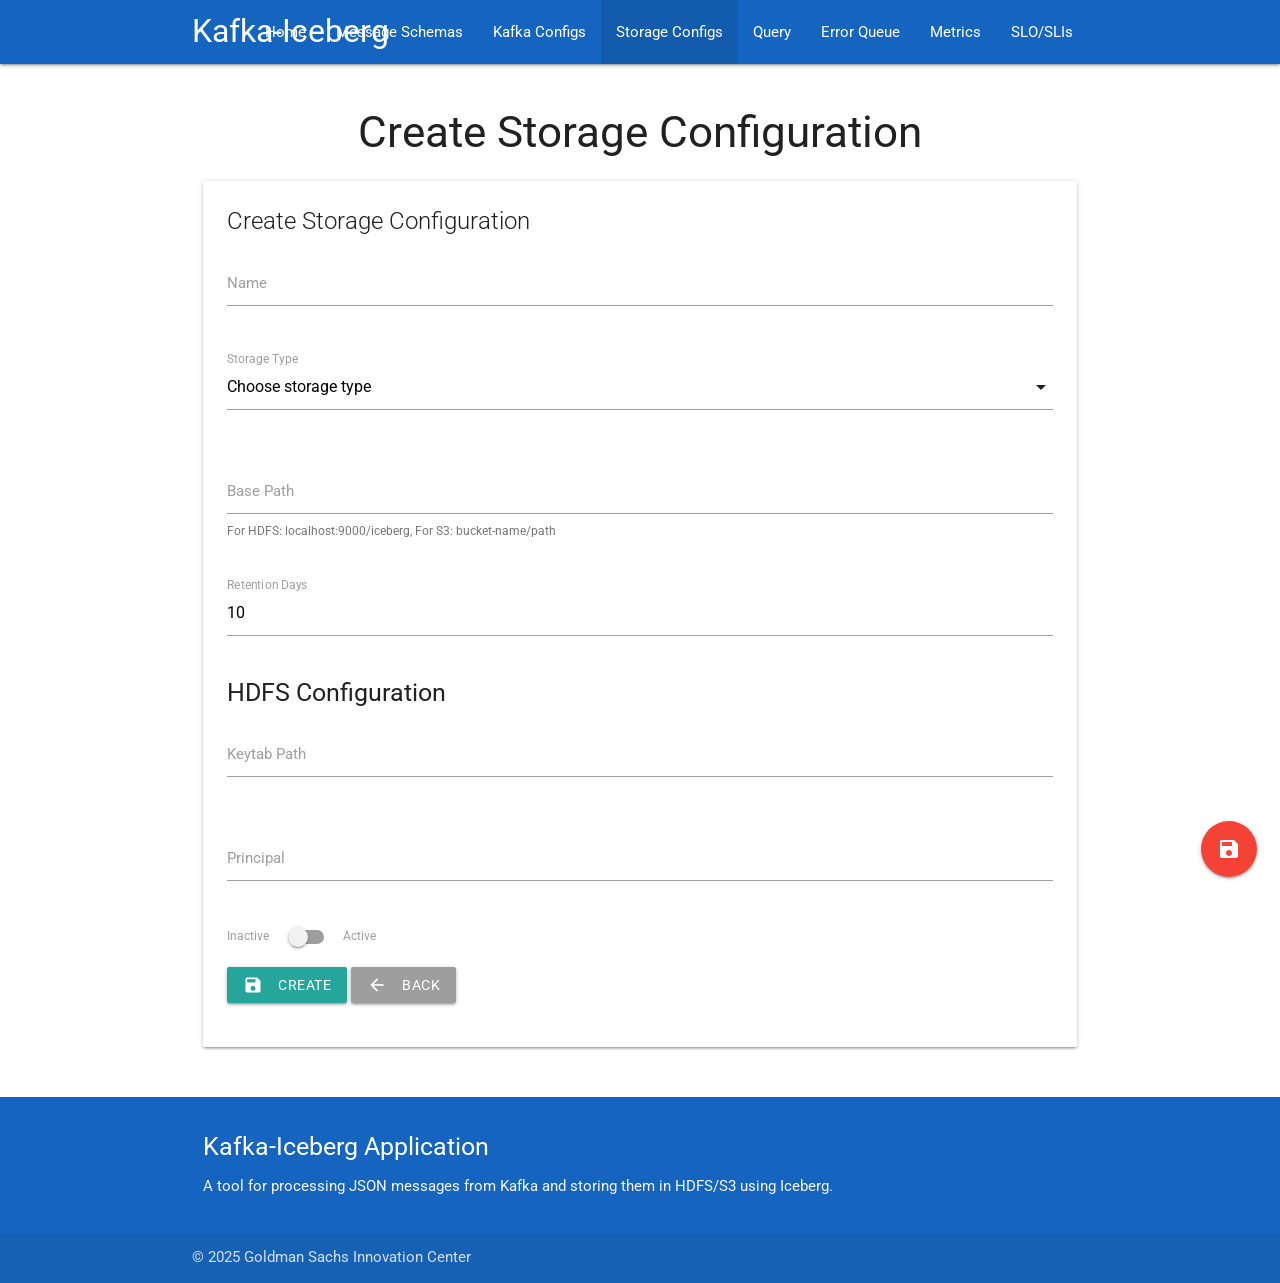
<file: ui-service/src/main/resources/templates/storage-configs/create.html>
<!DOCTYPE html>
<html xmlns:th="http://www.thymeleaf.org">
<head>
    <meta charset="UTF-8">
    <meta name="viewport" content="width=device-width, initial-scale=1.0">
    <title>Create Storage Configuration - Kafka-Iceberg Application</title>
    <link rel="stylesheet" href="https://fonts.googleapis.com/css?family=Roboto:300,400,500,700&display=swap" />
    <link rel="stylesheet" href="https://fonts.googleapis.com/icon?family=Material+Icons" />
    <link rel="stylesheet" href="https://cdnjs.cloudflare.com/ajax/libs/materialize/1.0.0/css/materialize.min.css">
    <link rel="stylesheet" th:href="@{/css/styles.css}">
</head>
<body>
    <nav class="blue darken-3">
        <div class="nav-wrapper container">
            <a href="#" class="brand-logo">Kafka-Iceberg</a>
            <ul id="nav-mobile" class="right hide-on-med-and-down">
                <li><a th:href="@{/}">Home</a></li>
                <li><a th:href="@{/schemas}">Message Schemas</a></li>
                <li><a th:href="@{/kafka-configs}">Kafka Configs</a></li>
                <li class="active"><a th:href="@{/storage-configs}">Storage Configs</a></li>
                <li><a th:href="@{/query}">Query</a></li>
                <li><a th:href="@{/error-messages}">Error Queue</a></li>
                <li><a th:href="@{/metrics}">Metrics</a></li>
                <li><a th:href="@{/metrics/slo}">SLO/SLIs</a></li>
            </ul>
        </div>
    </nav>

    <div class="container">
        <div class="section">
            <h3 class="center-align">Create Storage Configuration</h3>
            
            <div class="row">
                <div class="col s12">
                    <div class="card">
                        <div class="card-content">
                            <span class="card-title">Create Storage Configuration</span>
                            <form th:action="@{/storage-configs/create}" method="post" th:object="${configuration}">
                                <div class="row">
                                    <div class="input-field col s12">
                                        <input id="name" name="name" type="text" class="validate" required>
                                        <label for="name">Name</label>
                                    </div>
                                </div>
                                <div class="row">
                                    <div class="input-field col s12">
                                        <select id="storageType" name="storageType" class="validate" required>
                                            <option value="" disabled selected>Choose storage type</option>
                                            <option value="HDFS">HDFS</option>
                                            <option value="S3">S3</option>
                                        </select>
                                        <label for="storageType">Storage Type</label>
                                    </div>
                                </div>
                                <div class="row">
                                    <div class="input-field col s12">
                                        <input id="basePath" name="basePath" type="text" class="validate" required>
                                        <label for="basePath">Base Path</label>
                                        <span class="helper-text">For HDFS: localhost:9000/iceberg, For S3: bucket-name/path</span>
                                    </div>
                                </div>
                                <div class="row">
                                    <div class="input-field col s12">
                                        <input id="retentionDays" name="retentionDays" type="number" class="validate" value="10" min="1" required>
                                        <label for="retentionDays">Retention Days</label>
                                    </div>
                                </div>
                                
                                <!-- HDFS Configuration -->
                                <div class="hdfs-config">
                                    <h5>HDFS Configuration</h5>
                                    <div class="row">
                                        <div class="input-field col s12">
                                            <input id="keytabPath" name="keytabPath" type="text" class="validate">
                                            <label for="keytabPath">Keytab Path</label>
                                        </div>
                                    </div>
                                    <div class="row">
                                        <div class="input-field col s12">
                                            <input id="principal" name="principal" type="text" class="validate">
                                            <label for="principal">Principal</label>
                                        </div>
                                    </div>
                                </div>
                                
                                <!-- S3 Configuration -->
                                <div class="s3-config" style="display: none;">
                                    <h5>S3 Configuration</h5>
                                    <div class="row">
                                        <div class="input-field col s12">
                                            <input id="accessKey" name="accessKey" type="text" class="validate">
                                            <label for="accessKey">Access Key</label>
                                        </div>
                                    </div>
                                    <div class="row">
                                        <div class="input-field col s12">
                                            <input id="secretKey" name="secretKey" type="password" class="validate">
                                            <label for="secretKey">Secret Key</label>
                                        </div>
                                    </div>
                                    <div class="row">
                                        <div class="input-field col s12">
                                            <input id="region" name="region" type="text" class="validate">
                                            <label for="region">Region</label>
                                        </div>
                                    </div>
                                </div>
                                
                                <div class="row">
                                    <div class="col s12">
                                        <div class="switch">
                                            <label>
                                                Inactive
                                                <input type="checkbox" id="active" name="active">
                                                <span class="lever"></span>
                                                Active
                                            </label>
                                        </div>
                                    </div>
                                </div>
                                
                                <div class="row">
                                    <div class="col s12">
                                        <button class="btn waves-effect waves-light" type="submit">
                                            <i class="material-icons left">save</i>Create
                                        </button>
                                        <a th:href="@{/storage-configs}" class="btn waves-effect waves-light grey">
                                            <i class="material-icons left">arrow_back</i>Back
                                        </a>
                                    </div>
                                </div>
                            </form>
                        </div>
                    </div>
                </div>
            </div>
        </div>
    </div>

    <footer class="page-footer blue darken-3">
        <div class="container">
            <div class="row">
                <div class="col s12">
                    <h5 class="white-text">Kafka-Iceberg Application</h5>
                    <p class="grey-text text-lighten-4">A tool for processing JSON messages from Kafka and storing them in HDFS/S3 using Iceberg.</p>
                </div>
            </div>
        </div>
        <div class="footer-copyright">
            <div class="container">
                © 2025 Goldman Sachs Innovation Center
            </div>
        </div>
    </footer>

    <div class="fixed-action-btn">
        <a class="btn-floating btn-large red">
            <i class="large material-icons">save</i>
        </a>
    </div>

    <script src="https://code.jquery.com/jquery-3.6.0.min.js"></script>
    <script src="https://cdnjs.cloudflare.com/ajax/libs/materialize/1.0.0/js/materialize.min.js"></script>
    <script>
        $(document).ready(function(){
            $('.fixed-action-btn').floatingActionButton();
            $('select').formSelect();
            
            // Toggle HDFS/S3 configuration sections based on storage type
            $('#storageType').change(function() {
                var selectedType = $(this).val();
                if (selectedType === 'HDFS') {
                    $('.hdfs-config').show();
                    $('.s3-config').hide();
                } else if (selectedType === 'S3') {
                    $('.hdfs-config').hide();
                    $('.s3-config').show();
                }
            });
        });
    </script>
</body>
</html>
</file>
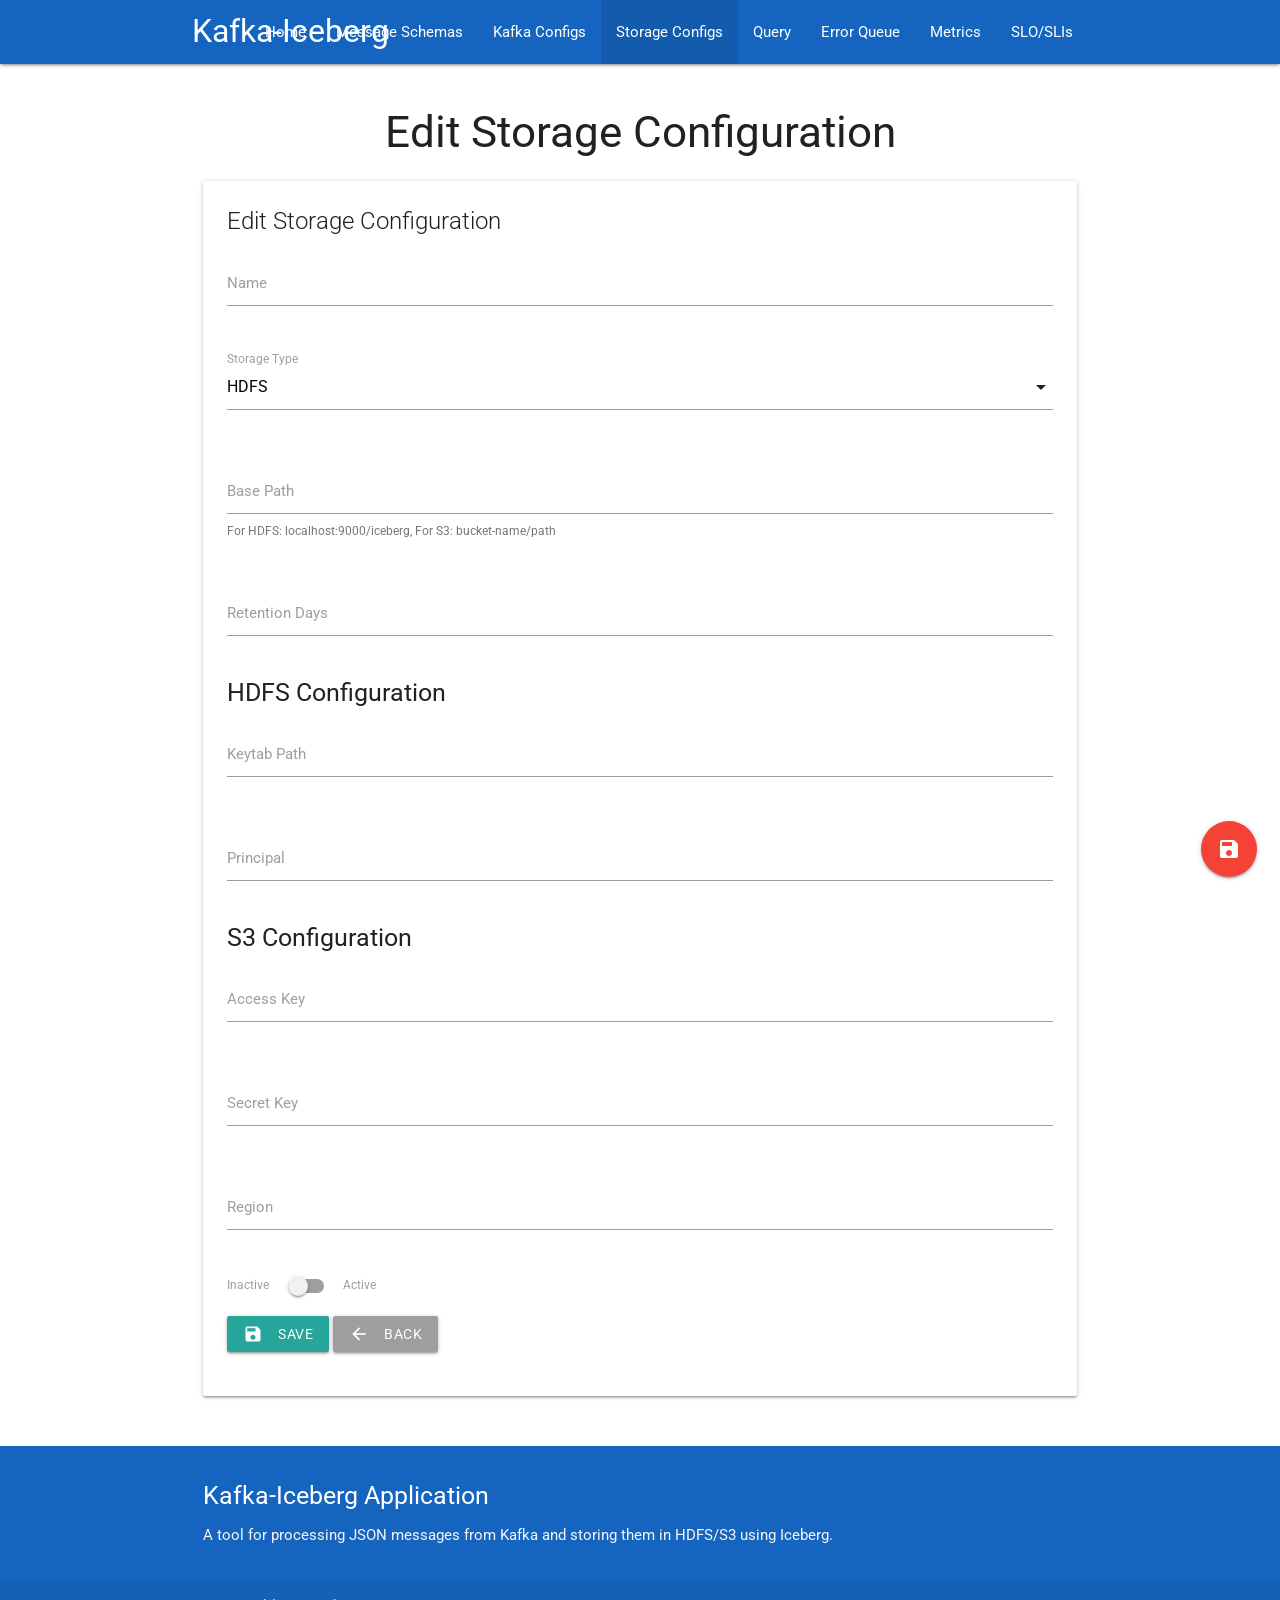
<file: ui-service/src/main/resources/templates/storage-configs/edit.html>
<!DOCTYPE html>
<html xmlns:th="http://www.thymeleaf.org">
<head>
    <meta charset="UTF-8">
    <meta name="viewport" content="width=device-width, initial-scale=1.0">
    <title>Edit Storage Configuration - Kafka-Iceberg Application</title>
    <link rel="stylesheet" href="https://fonts.googleapis.com/css?family=Roboto:300,400,500,700&display=swap" />
    <link rel="stylesheet" href="https://fonts.googleapis.com/icon?family=Material+Icons" />
    <link rel="stylesheet" href="https://cdnjs.cloudflare.com/ajax/libs/materialize/1.0.0/css/materialize.min.css">
    <link rel="stylesheet" th:href="@{/css/styles.css}">
</head>
<body>
    <nav class="blue darken-3">
        <div class="nav-wrapper container">
            <a href="#" class="brand-logo">Kafka-Iceberg</a>
            <ul id="nav-mobile" class="right hide-on-med-and-down">
                <li><a th:href="@{/}">Home</a></li>
                <li><a th:href="@{/schemas}">Message Schemas</a></li>
                <li><a th:href="@{/kafka-configs}">Kafka Configs</a></li>
                <li class="active"><a th:href="@{/storage-configs}">Storage Configs</a></li>
                <li><a th:href="@{/query}">Query</a></li>
                <li><a th:href="@{/error-messages}">Error Queue</a></li>
                <li><a th:href="@{/metrics}">Metrics</a></li>
                <li><a th:href="@{/metrics/slo}">SLO/SLIs</a></li>
            </ul>
        </div>
    </nav>

    <div class="container">
        <div class="section">
            <h3 class="center-align">Edit Storage Configuration</h3>
            
            <div class="row">
                <div class="col s12">
                    <div class="card">
                        <div class="card-content">
                            <span class="card-title">Edit Storage Configuration</span>
                            <form th:action="@{/storage-configs/edit/{id}(id=${configuration.id})}" method="post" th:object="${configuration}">
                                <div class="row">
                                    <div class="input-field col s12">
                                        <input id="name" name="name" type="text" class="validate" th:value="*{name}" required>
                                        <label for="name">Name</label>
                                    </div>
                                </div>
                                <div class="row">
                                    <div class="input-field col s12">
                                        <select id="storageType" name="storageType" class="validate" required>
                                            <option value="HDFS" th:selected="*{storageType == 'HDFS'}">HDFS</option>
                                            <option value="S3" th:selected="*{storageType == 'S3'}">S3</option>
                                        </select>
                                        <label for="storageType">Storage Type</label>
                                    </div>
                                </div>
                                <div class="row">
                                    <div class="input-field col s12">
                                        <input id="basePath" name="basePath" type="text" class="validate" th:value="*{basePath}" required>
                                        <label for="basePath">Base Path</label>
                                        <span class="helper-text">For HDFS: localhost:9000/iceberg, For S3: bucket-name/path</span>
                                    </div>
                                </div>
                                <div class="row">
                                    <div class="input-field col s12">
                                        <input id="retentionDays" name="retentionDays" type="number" class="validate" th:value="*{retentionDays}" min="1" required>
                                        <label for="retentionDays">Retention Days</label>
                                    </div>
                                </div>
                                
                                <!-- HDFS Configuration -->
                                <div class="hdfs-config" th:style="${configuration.storageType == 'S3'} ? 'display: none;' : ''">
                                    <h5>HDFS Configuration</h5>
                                    <div class="row">
                                        <div class="input-field col s12">
                                            <input id="keytabPath" name="keytabPath" type="text" class="validate" th:value="*{keytabPath}">
                                            <label for="keytabPath">Keytab Path</label>
                                        </div>
                                    </div>
                                    <div class="row">
                                        <div class="input-field col s12">
                                            <input id="principal" name="principal" type="text" class="validate" th:value="*{principal}">
                                            <label for="principal">Principal</label>
                                        </div>
                                    </div>
                                </div>
                                
                                <!-- S3 Configuration -->
                                <div class="s3-config" th:style="${configuration.storageType == 'HDFS'} ? 'display: none;' : ''">
                                    <h5>S3 Configuration</h5>
                                    <div class="row">
                                        <div class="input-field col s12">
                                            <input id="accessKey" name="accessKey" type="text" class="validate" th:value="*{accessKey}">
                                            <label for="accessKey">Access Key</label>
                                        </div>
                                    </div>
                                    <div class="row">
                                        <div class="input-field col s12">
                                            <input id="secretKey" name="secretKey" type="password" class="validate" th:value="*{secretKey}">
                                            <label for="secretKey">Secret Key</label>
                                        </div>
                                    </div>
                                    <div class="row">
                                        <div class="input-field col s12">
                                            <input id="region" name="region" type="text" class="validate" th:value="*{region}">
                                            <label for="region">Region</label>
                                        </div>
                                    </div>
                                </div>
                                
                                <div class="row">
                                    <div class="col s12">
                                        <div class="switch">
                                            <label>
                                                Inactive
                                                <input type="checkbox" id="active" name="active" th:checked="*{active}">
                                                <span class="lever"></span>
                                                Active
                                            </label>
                                        </div>
                                    </div>
                                </div>
                                
                                <div class="row">
                                    <div class="col s12">
                                        <button class="btn waves-effect waves-light" type="submit">
                                            <i class="material-icons left">save</i>Save
                                        </button>
                                        <a th:href="@{/storage-configs}" class="btn waves-effect waves-light grey">
                                            <i class="material-icons left">arrow_back</i>Back
                                        </a>
                                    </div>
                                </div>
                            </form>
                        </div>
                    </div>
                </div>
            </div>
        </div>
    </div>

    <footer class="page-footer blue darken-3">
        <div class="container">
            <div class="row">
                <div class="col s12">
                    <h5 class="white-text">Kafka-Iceberg Application</h5>
                    <p class="grey-text text-lighten-4">A tool for processing JSON messages from Kafka and storing them in HDFS/S3 using Iceberg.</p>
                </div>
            </div>
        </div>
        <div class="footer-copyright">
            <div class="container">
                © 2025 Goldman Sachs Innovation Center
            </div>
        </div>
    </footer>

    <div class="fixed-action-btn">
        <a class="btn-floating btn-large red">
            <i class="large material-icons">save</i>
        </a>
    </div>

    <script src="https://code.jquery.com/jquery-3.6.0.min.js"></script>
    <script src="https://cdnjs.cloudflare.com/ajax/libs/materialize/1.0.0/js/materialize.min.js"></script>
    <script>
        $(document).ready(function(){
            $('.fixed-action-btn').floatingActionButton();
            $('select').formSelect();
            
            // Toggle HDFS/S3 configuration sections based on storage type
            $('#storageType').change(function() {
                var selectedType = $(this).val();
                if (selectedType === 'HDFS') {
                    $('.hdfs-config').show();
                    $('.s3-config').hide();
                } else if (selectedType === 'S3') {
                    $('.hdfs-config').hide();
                    $('.s3-config').show();
                }
            });
        });
    </script>
</body>
</html>
</file>
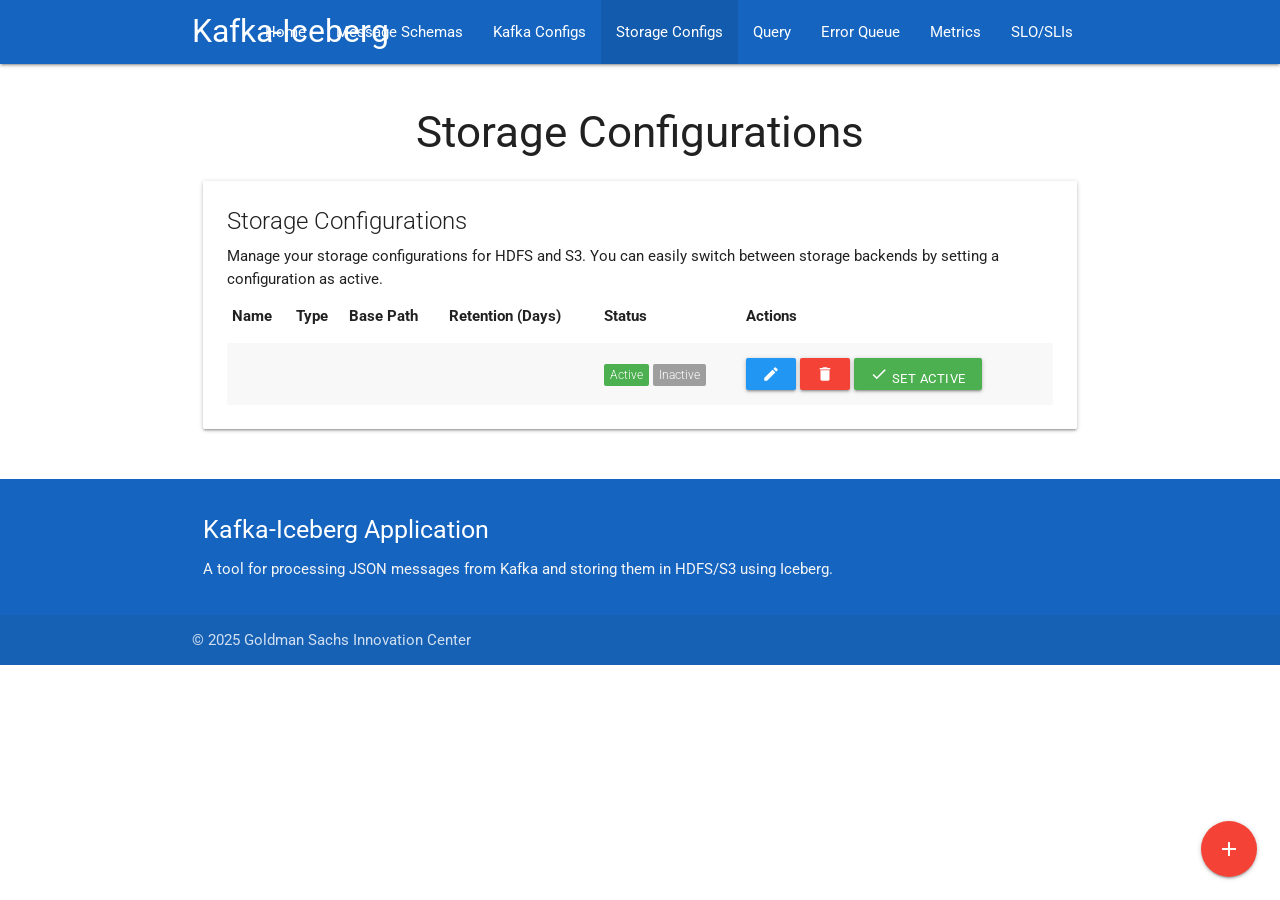
<file: ui-service/src/main/resources/templates/storage-configs/list.html>
<!DOCTYPE html>
<html xmlns:th="http://www.thymeleaf.org">
<head>
    <meta charset="UTF-8">
    <meta name="viewport" content="width=device-width, initial-scale=1.0">
    <title>Storage Configurations - Kafka-Iceberg Application</title>
    <link rel="stylesheet" href="https://fonts.googleapis.com/css?family=Roboto:300,400,500,700&display=swap" />
    <link rel="stylesheet" href="https://fonts.googleapis.com/icon?family=Material+Icons" />
    <link rel="stylesheet" href="https://cdnjs.cloudflare.com/ajax/libs/materialize/1.0.0/css/materialize.min.css">
    <link rel="stylesheet" th:href="@{/css/styles.css}">
</head>
<body>
    <nav class="blue darken-3">
        <div class="nav-wrapper container">
            <a href="#" class="brand-logo">Kafka-Iceberg</a>
            <ul id="nav-mobile" class="right hide-on-med-and-down">
                <li><a th:href="@{/}">Home</a></li>
                <li><a th:href="@{/schemas}">Message Schemas</a></li>
                <li><a th:href="@{/kafka-configs}">Kafka Configs</a></li>
                <li class="active"><a th:href="@{/storage-configs}">Storage Configs</a></li>
                <li><a th:href="@{/query}">Query</a></li>
                <li><a th:href="@{/error-messages}">Error Queue</a></li>
                <li><a th:href="@{/metrics}">Metrics</a></li>
                <li><a th:href="@{/metrics/slo}">SLO/SLIs</a></li>
            </ul>
        </div>
    </nav>

    <div class="container">
        <div class="section">
            <h3 class="center-align">Storage Configurations</h3>
            
            <div class="row">
                <div class="col s12">
                    <div class="card">
                        <div class="card-content">
                            <span class="card-title">Storage Configurations</span>
                            <p>Manage your storage configurations for HDFS and S3. You can easily switch between storage backends by setting a configuration as active.</p>
                            
                            <table class="striped highlight responsive-table">
                                <thead>
                                    <tr>
                                        <th>Name</th>
                                        <th>Type</th>
                                        <th>Base Path</th>
                                        <th>Retention (Days)</th>
                                        <th>Status</th>
                                        <th>Actions</th>
                                    </tr>
                                </thead>
                                <tbody>
                                    <tr th:each="config : ${configurations}">
                                        <td th:text="${config.name}"></td>
                                        <td th:text="${config.storageType}"></td>
                                        <td th:text="${config.basePath}"></td>
                                        <td th:text="${config.retentionDays}"></td>
                                        <td>
                                            <span th:if="${config.active}" class="new badge green" data-badge-caption="Active"></span>
                                            <span th:unless="${config.active}" class="new badge grey" data-badge-caption="Inactive"></span>
                                        </td>
                                        <td>
                                            <a th:href="@{/storage-configs/edit/{id}(id=${config.id})}" class="btn-small waves-effect waves-light blue">
                                                <i class="material-icons">edit</i>
                                            </a>
                                            <a th:href="@{/storage-configs/delete/{id}(id=${config.id})}" class="btn-small waves-effect waves-light red" 
                                               onclick="return confirm('Are you sure you want to delete this configuration?')">
                                                <i class="material-icons">delete</i>
                                            </a>
                                            <a th:if="${!config.active}" th:href="@{/storage-configs/activate/{id}(id=${config.id})}" class="btn-small waves-effect waves-light green">
                                                <i class="material-icons">check</i> Set Active
                                            </a>
                                        </td>
                                    </tr>
                                </tbody>
                            </table>
                        </div>
                    </div>
                </div>
            </div>
        </div>
    </div>

    <footer class="page-footer blue darken-3">
        <div class="container">
            <div class="row">
                <div class="col s12">
                    <h5 class="white-text">Kafka-Iceberg Application</h5>
                    <p class="grey-text text-lighten-4">A tool for processing JSON messages from Kafka and storing them in HDFS/S3 using Iceberg.</p>
                </div>
            </div>
        </div>
        <div class="footer-copyright">
            <div class="container">
                © 2025 Goldman Sachs Innovation Center
            </div>
        </div>
    </footer>

    <div class="fixed-action-btn">
        <a th:href="@{/storage-configs/create}" class="btn-floating btn-large red">
            <i class="large material-icons">add</i>
        </a>
    </div>

    <script src="https://code.jquery.com/jquery-3.6.0.min.js"></script>
    <script src="https://cdnjs.cloudflare.com/ajax/libs/materialize/1.0.0/js/materialize.min.js"></script>
    <script>
        $(document).ready(function(){
            $('.fixed-action-btn').floatingActionButton();
        });
    </script>
</body>
</html>
</file>
